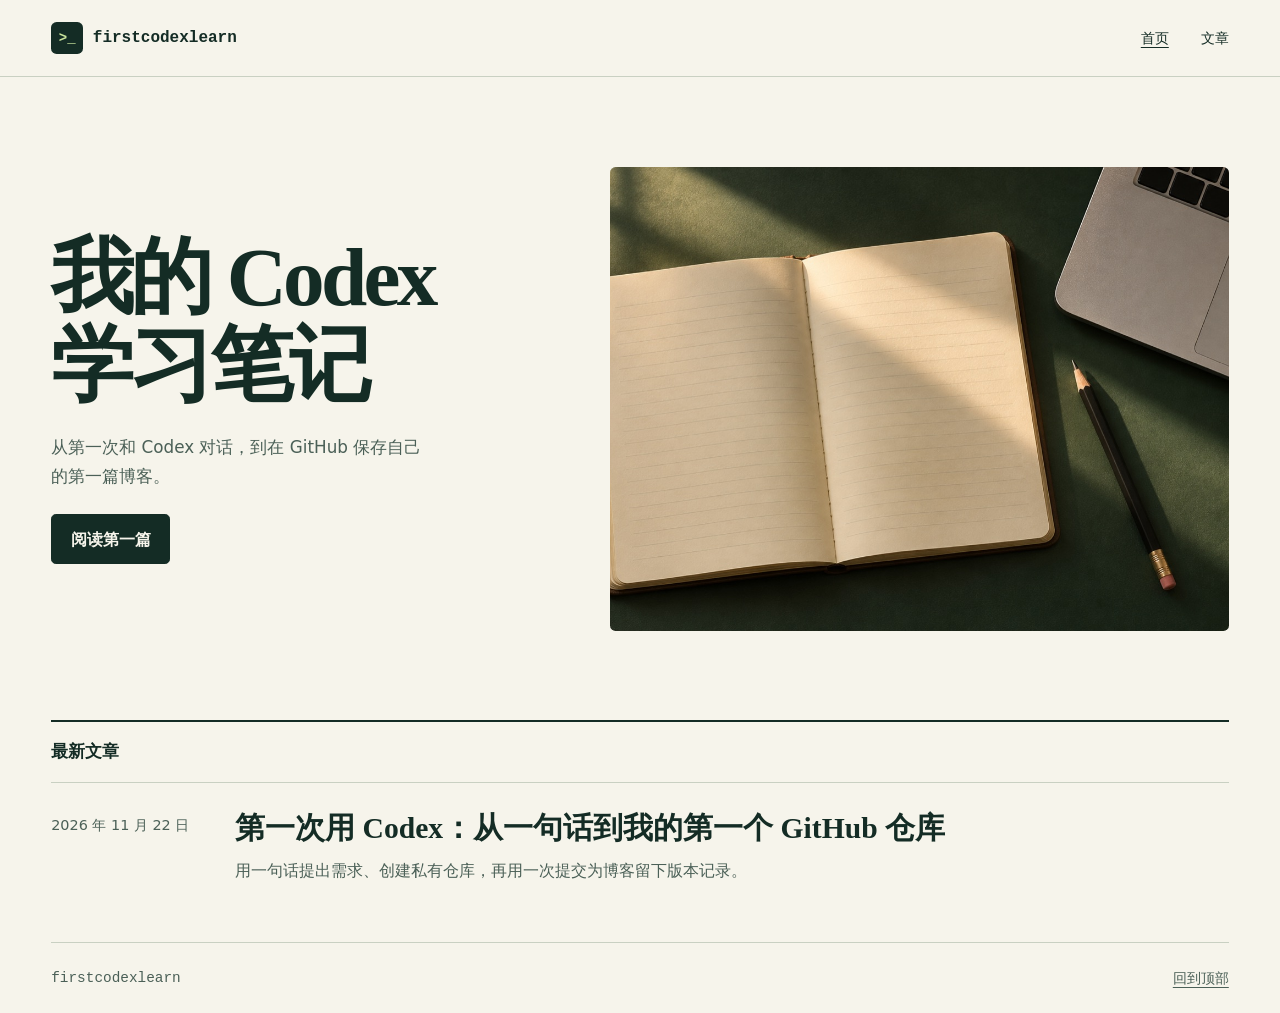
<file: index.html>
<!doctype html>
<html lang="zh-CN">
<head>
  <meta charset="utf-8">
  <meta name="viewport" content="width=device-width, initial-scale=1">
  <meta name="theme-color" content="#f6f4eb">
  <meta name="description" content="一份从零开始的 Codex 学习笔记，记录我的第一次 GitHub 提交。">
  <title>firstcodexlearn · 我的 Codex 学习笔记</title>
  <link rel="stylesheet" href="style.css">
  <link rel="icon" href="favicon.png" type="image/png">
</head>
<body id="top">
  <a class="skip-link" href="#main">跳到正文</a>
  <header class="site-header">
    <div class="container header-inner">
      <a class="brand" href="./"><span class="brand-mark" aria-hidden="true">&gt;_</span>firstcodexlearn</a>
      <nav aria-label="网站导航">
        <a href="./" aria-current="page">首页</a>
        <a href="#posts">文章</a>
      </nav>
    </div>
  </header>
  <main id="main" class="container">
    <section class="hero" aria-labelledby="blog-title">
      <div class="hero-copy">
        <h1 id="blog-title">我的 Codex<br>学习笔记</h1>
        <p>从第一次和 Codex 对话，到在 GitHub 保存自己的第一篇博客。</p>
        <a class="button" href="first-post.html">阅读第一篇</a>
      </div>
      <img class="hero-image" src="cover.jpg" alt="深绿色桌面上摊开的笔记本，旁边是铅笔和一台笔记本电脑">
    </section>
    <section id="posts" class="post-list" aria-labelledby="posts-title">
      <h2 id="posts-title">最新文章</h2>
      <article class="post-row">
        <time datetime="2026-11-22">2026 年 11 月 22 日</time>
        <div>
          <h3><a href="first-post.html">第一次用 Codex：从一句话到我的第一个 GitHub 仓库</a></h3>
          <p>用一句话提出需求、创建私有仓库，再用一次提交为博客留下版本记录。</p>
        </div>
      </article>
    </section>
  </main>
  <footer class="site-footer container">
    <span>firstcodexlearn</span>
    <a href="#top">回到顶部</a>
  </footer>
</body>
</html>
</file>
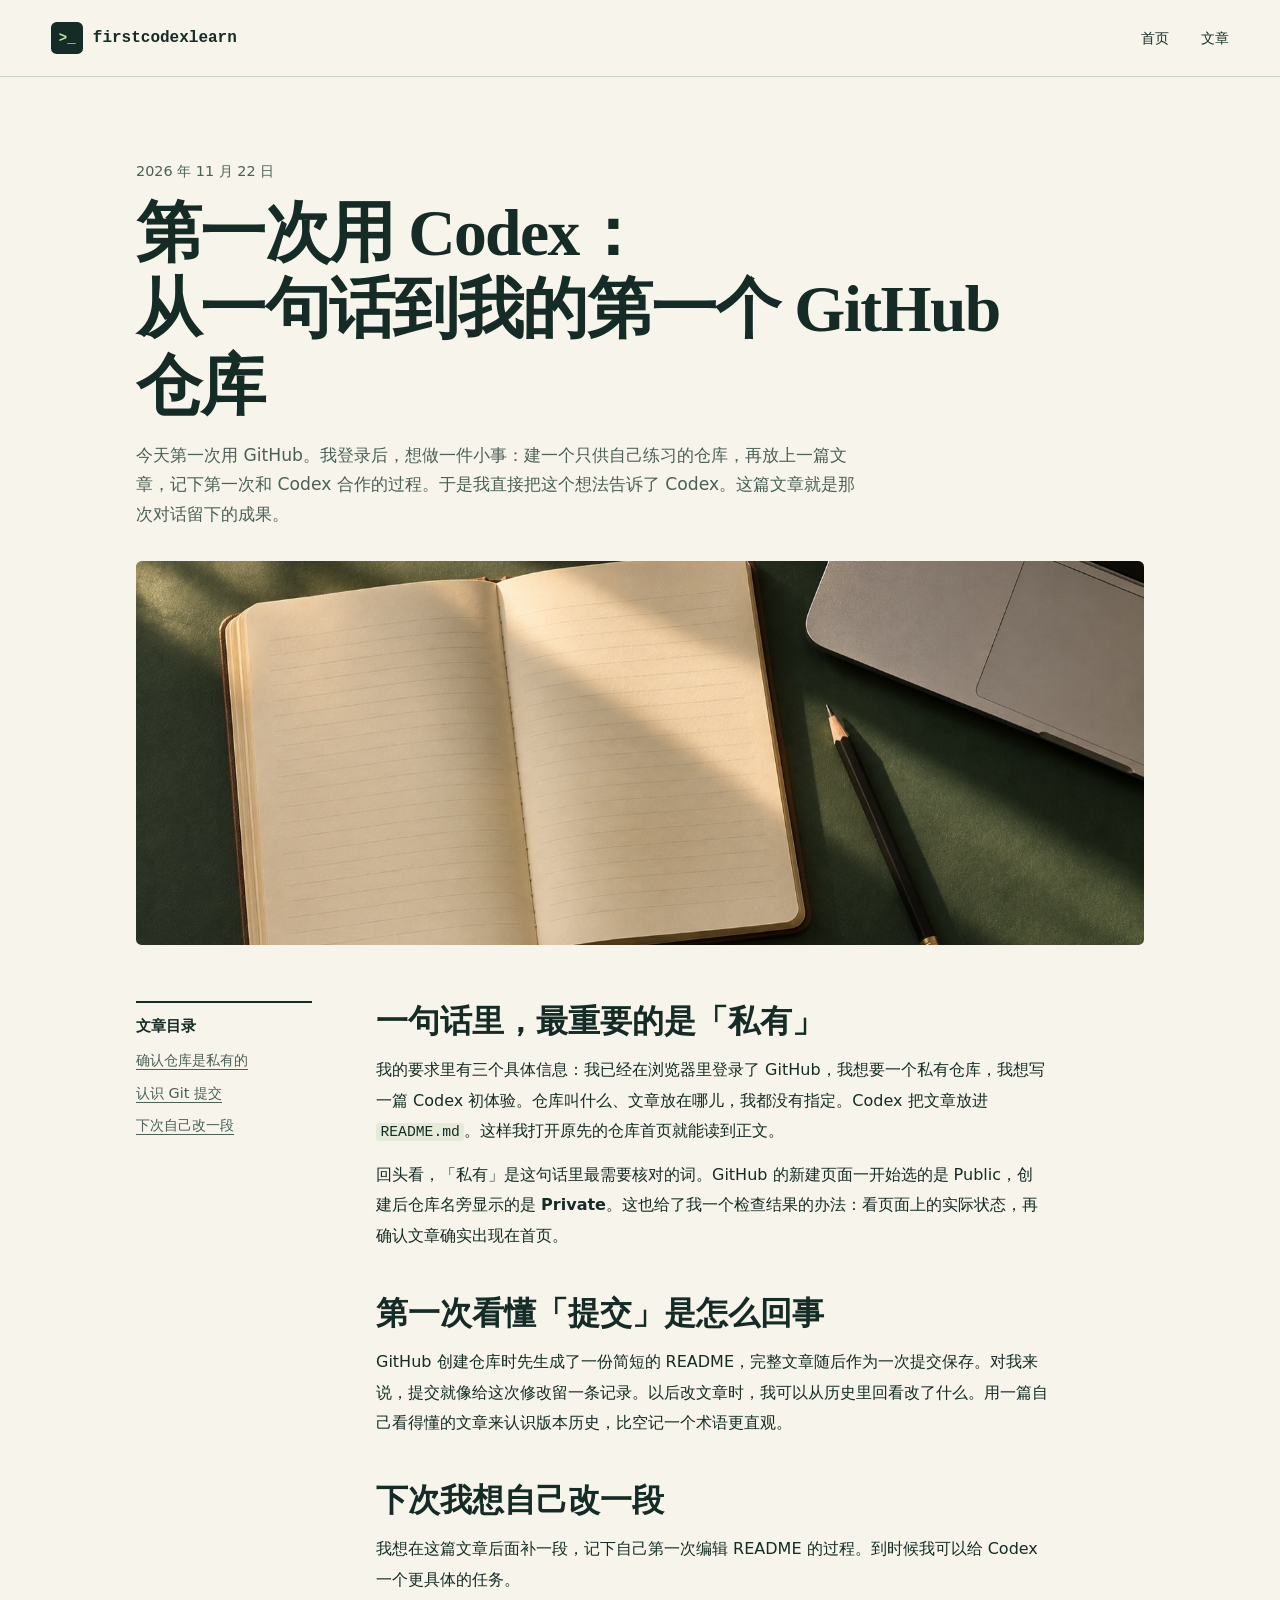
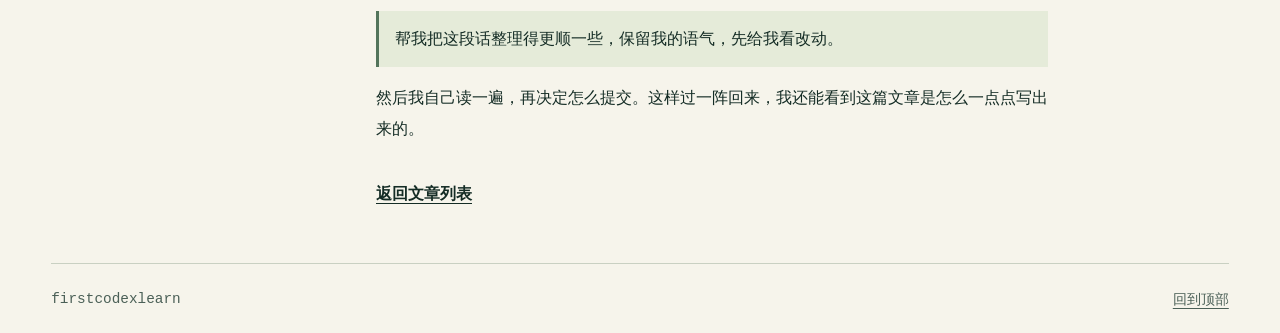
<file: first-post.html>
<!doctype html>
<html lang="zh-CN">
<head>
  <meta charset="utf-8">
  <meta name="viewport" content="width=device-width, initial-scale=1">
  <meta name="theme-color" content="#f6f4eb">
  <meta name="description" content="我第一次请 Codex 创建 GitHub 仓库、撰写博客，以及理解提交记录的过程。">
  <title>第一次用 Codex · firstcodexlearn</title>
  <link rel="stylesheet" href="style.css">
  <link rel="icon" href="favicon.png" type="image/png">
</head>
<body id="top">
  <a class="skip-link" href="#main">跳到正文</a>
  <header class="site-header">
    <div class="container header-inner">
      <a class="brand" href="./"><span class="brand-mark" aria-hidden="true">&gt;_</span>firstcodexlearn</a>
      <nav aria-label="网站导航">
        <a href="./">首页</a>
        <a href="./#posts">文章</a>
      </nav>
    </div>
  </header>
  <main id="main" class="container">
    <article class="post">
      <header class="post-header">
        <time datetime="2026-11-22">2026 年 11 月 22 日</time>
        <h1>第一次用 Codex：<br>从一句话到我的第一个 GitHub 仓库</h1>
        <p>今天第一次用 GitHub。我登录后，想做一件小事：建一个只供自己练习的仓库，再放上一篇文章，记下第一次和 Codex 合作的过程。于是我直接把这个想法告诉了 Codex。这篇文章就是那次对话留下的成果。</p>
      </header>
      <img class="post-image" src="cover.jpg" alt="深绿色桌面上摊开的笔记本，旁边是铅笔和一台笔记本电脑">
      <div class="post-layout">
        <nav class="post-toc" aria-label="文章目录">
          <h2>文章目录</h2>
          <a href="#private">确认仓库是私有的</a>
          <a href="#commit">认识 Git 提交</a>
          <a href="#next">下次自己改一段</a>
        </nav>
        <div class="post-body">
          <section id="private">
            <h2>一句话里，最重要的是「私有」</h2>
            <p>我的要求里有三个具体信息：我已经在浏览器里登录了 GitHub，我想要一个私有仓库，我想写一篇 Codex 初体验。仓库叫什么、文章放在哪儿，我都没有指定。Codex 把文章放进 <code>README.md</code>。这样我打开原先的仓库首页就能读到正文。</p>
            <p>回头看，「私有」是这句话里最需要核对的词。GitHub 的新建页面一开始选的是 Public，创建后仓库名旁显示的是 <strong>Private</strong>。这也给了我一个检查结果的办法：看页面上的实际状态，再确认文章确实出现在首页。</p>
          </section>
          <section id="commit">
            <h2>第一次看懂「提交」是怎么回事</h2>
            <p>GitHub 创建仓库时先生成了一份简短的 README，完整文章随后作为一次提交保存。对我来说，提交就像给这次修改留一条记录。以后改文章时，我可以从历史里回看改了什么。用一篇自己看得懂的文章来认识版本历史，比空记一个术语更直观。</p>
          </section>
          <section id="next">
            <h2>下次我想自己改一段</h2>
            <p>我想在这篇文章后面补一段，记下自己第一次编辑 README 的过程。到时候我可以给 Codex 一个更具体的任务。</p>
            <blockquote><p>帮我把这段话整理得更顺一些，保留我的语气，先给我看改动。</p></blockquote>
            <p>然后我自己读一遍，再决定怎么提交。这样过一阵回来，我还能看到这篇文章是怎么一点点写出来的。</p>
          </section>
          <a class="post-return" href="./#posts">返回文章列表</a>
        </div>
      </div>
    </article>
  </main>
  <footer class="site-footer container">
    <span>firstcodexlearn</span>
    <a href="#top">回到顶部</a>
  </footer>
</body>
</html>
</file>
<file: style.css>
:root {
  color-scheme: light;
  --page: #f6f4eb;
  --ink: #142c25;
  --secondary: #4b6057;
  --rule: #c9d0c2;
  --accent: #c9e49d;
  --surface: #e5ebd9;
  --serif: "Songti SC", "Noto Serif CJK SC", "SimSun", Georgia, serif;
  --sans: "PingFang SC", "Microsoft YaHei", system-ui, sans-serif;
  --mono: ui-monospace, "SFMono-Regular", Consolas, monospace;
}

*, *::before, *::after { box-sizing: border-box; }

body {
  margin: 0;
  color: var(--ink);
  background: var(--page);
  font-family: var(--sans);
  line-height: 1.7;
}

a { color: inherit; text-underline-offset: .25em; }
a:hover { text-decoration-thickness: .14em; }
:focus-visible { outline: 2px solid #325c39; outline-offset: 4px; }
[id] { scroll-margin-block-start: 1.5rem; }
img { display: block; width: 100%; object-fit: cover; }
h1, h2, h3, p { margin-block: 0; }
h1, h2, h3 { line-height: 1.25; }

.container {
  width: min(74rem, calc(100% - clamp(2.25rem, 8vw, 7rem)));
  margin-inline: auto;
}

.skip-link {
  position: fixed;
  top: .5rem;
  left: .5rem;
  z-index: 1;
  padding: .5rem .75rem;
  background: var(--page);
  transform: translateY(-200%);
}

.skip-link:focus { transform: translateY(0); }
.site-header { border-bottom: 1px solid var(--rule); }

.header-inner {
  min-height: 4.75rem;
  display: flex;
  align-items: center;
  justify-content: space-between;
  gap: .75rem;
}

.brand {
  display: inline-flex;
  align-items: center;
  gap: .6rem;
  font: 700 1rem/1 var(--mono);
  text-decoration: none;
}

.brand-mark {
  display: grid;
  place-items: center;
  width: 2rem;
  aspect-ratio: 1;
  border-radius: .35rem;
  color: var(--accent);
  background: var(--ink);
  font-size: .875rem;
}

.header-inner nav { display: flex; gap: clamp(1rem, 4vw, 2rem); }
.header-inner nav a { font-size: .9rem; text-decoration: none; }
.header-inner nav a:is(:hover, [aria-current]) { text-decoration: underline; }

.hero {
  display: grid;
  grid-template-columns: minmax(0, 4fr) minmax(0, 5fr);
  align-items: center;
  gap: clamp(1.5rem, 5vw, 4.75rem);
  padding-block: clamp(2.5rem, 7vw, 6.5rem);
}

.hero h1 {
  font: 800 clamp(3rem, 6.5vw, 6rem)/1.06 var(--serif);
  letter-spacing: -.045em;
}

.hero p {
  max-width: 23em;
  margin: 1.5rem 0;
  color: var(--secondary);
  font-size: 1.05rem;
}

.button {
  display: inline-block;
  border: 1px solid var(--ink);
  border-radius: .3rem;
  padding: .65rem 1.15rem;
  font-weight: 700;
  color: var(--page);
  background: var(--ink);
  text-decoration: none;
}

.button:hover { color: var(--ink); background: var(--accent); }

.hero-image {
  aspect-ratio: 4 / 3;
  border-radius: .35rem;
  background: var(--surface);
}

.post-list { border-top: 2px solid var(--ink); }

.post-list > h2 {
  padding-block: 1.2rem;
  border-bottom: 1px solid var(--rule);
  font-size: 1.05rem;
}

.post-row {
  display: grid;
  grid-template-columns: 10rem minmax(0, 1fr);
  gap: .75rem 1.5rem;
  padding-block: 1.65rem;
}

time { color: var(--secondary); font-size: .9rem; }
.post-row time { margin-block-start: .25rem; }
.post-row h3 { font: 700 clamp(1.35rem, 2.8vw, 1.85rem)/1.35 var(--serif); }
.post-row h3 a:not(:hover) { text-decoration: none; }
.post-row p { margin-top: .5rem; color: var(--secondary); }

.site-footer {
  display: flex;
  flex-wrap: wrap;
  justify-content: space-between;
  gap: .75rem;
  margin-top: 2rem;
  border-top: 1px solid var(--rule);
  padding-block: 1.4rem;
  color: var(--secondary);
  font-size: .9rem;
}

.site-footer span { font-family: var(--mono); }
.post { max-width: 63rem; margin-inline: auto; }
.post-header { max-width: 56rem; padding-block: clamp(2.5rem, 7vw, 5rem) 2rem; }

.post-header h1 {
  margin: .7rem 0 1.1rem;
  font: 800 clamp(2.2rem, 5.3vw, 4.1rem)/1.16 var(--serif);
  letter-spacing: -.025em;
}

.post-header p { max-width: 42em; color: var(--secondary); font-size: 1.075rem; }
.post-image { max-height: 24rem; aspect-ratio: 2.25; border-radius: .35rem; background: var(--surface); }

.post-layout {
  display: grid;
  grid-template-columns: 11rem minmax(0, 42rem);
  gap: clamp(2rem, 5vw, 4rem);
  align-items: start;
  margin-block: clamp(2rem, 5vw, 3.5rem);
}

.post-toc {
  display: grid;
  gap: .5rem;
  position: sticky;
  top: 1.5rem;
  border-top: 2px solid var(--ink);
  padding-top: .9rem;
  font-size: .9rem;
}

.post-toc h2 { margin-bottom: .25rem; font-size: .95rem; }
.post-toc a { color: var(--secondary); }
.post-body section + section { margin-top: 2.6rem; }
.post-body h2 { margin-bottom: .8rem; font: 700 clamp(1.55rem, 3.1vw, 2rem)/1.3 var(--serif); }
.post-body p { line-height: 1.9; }
.post-body p + p { margin-top: .85rem; }
.post-body blockquote { margin: 1rem 0; padding: .8rem 1rem; border-left: .22rem solid #53745b; background: var(--surface); }
.post-body code { padding: .08em .3em; border-radius: .2rem; background: var(--surface); font: .92em var(--mono); }
.post-return { display: inline-block; margin-top: 2.25rem; font-weight: 700; }

@media (max-width: 45rem) {
  .hero { grid-template-columns: 1fr; }
  .hero-image { aspect-ratio: 16 / 10; }
  .post-row { grid-template-columns: 1fr; }
  .post-layout { grid-template-columns: 1fr; gap: 2rem; }
  .post-toc { position: static; }
  .post-image { aspect-ratio: 16 / 10; }
}
</file>
